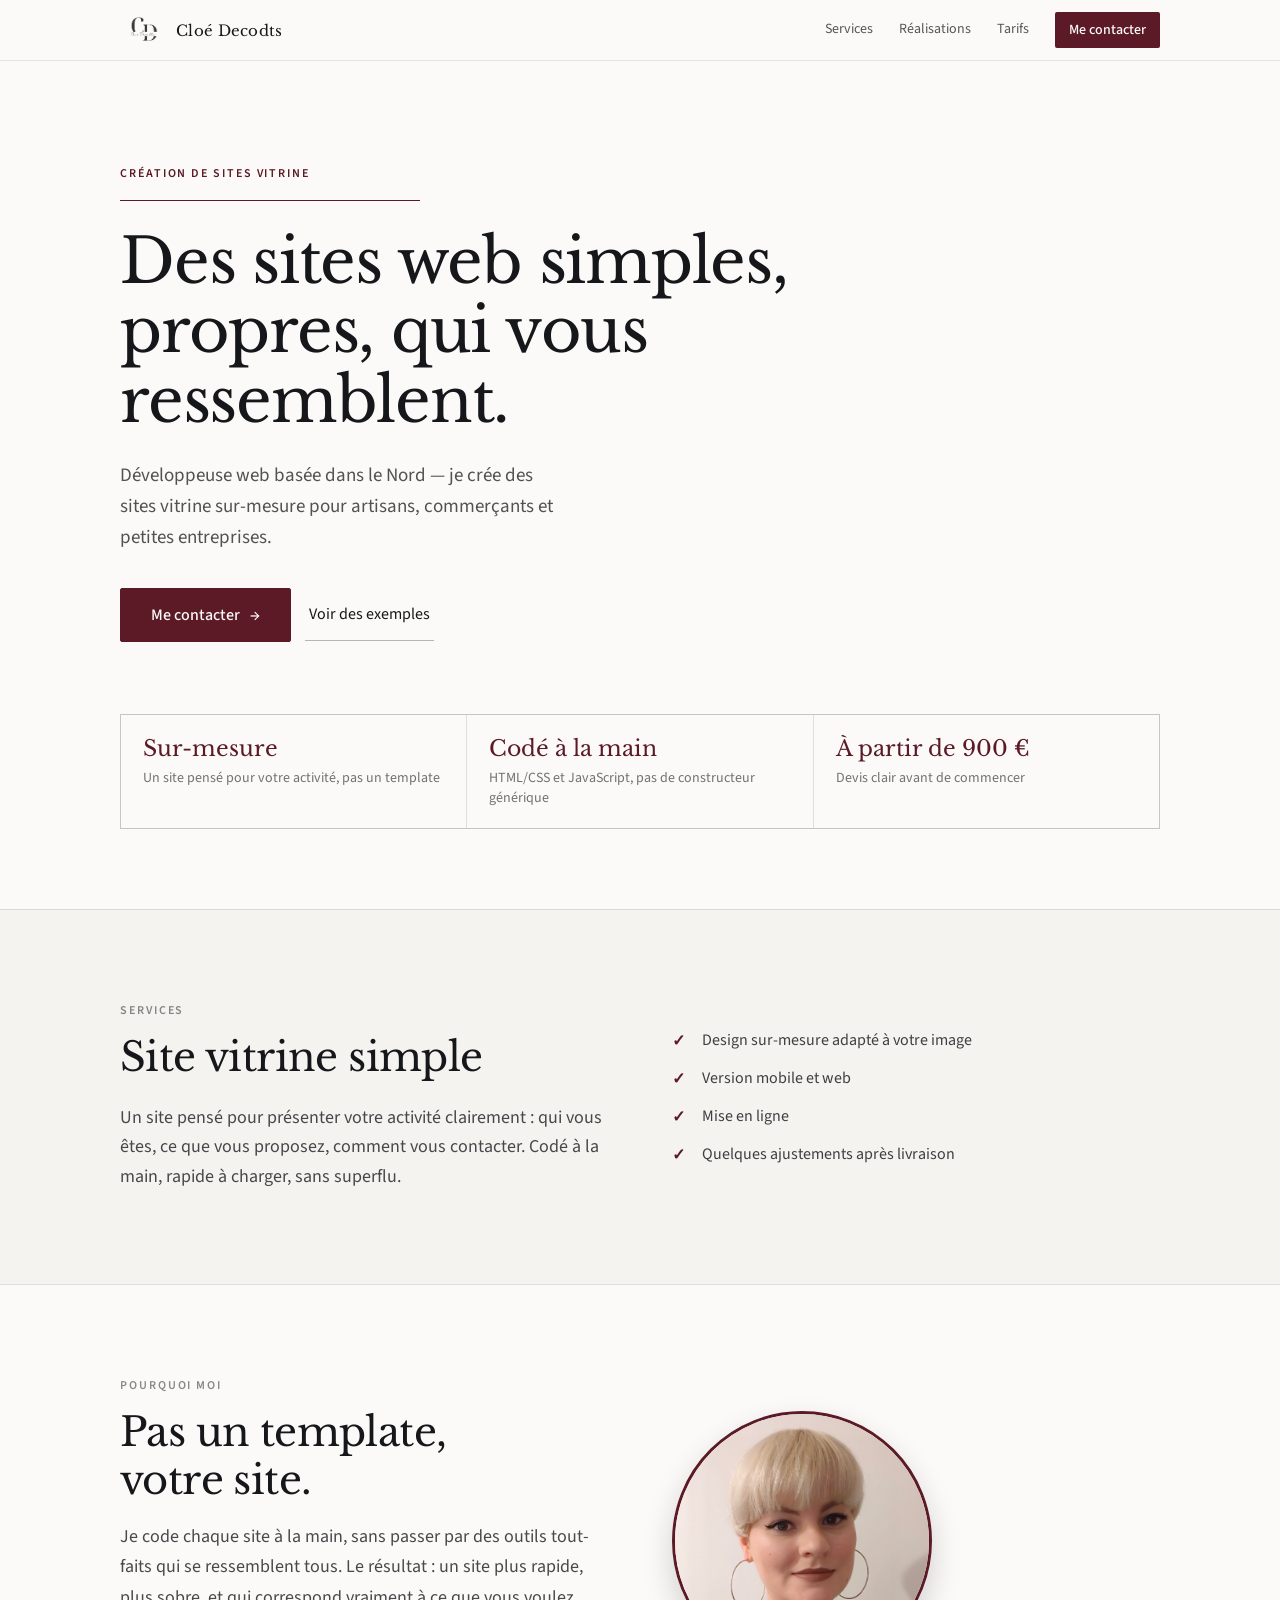
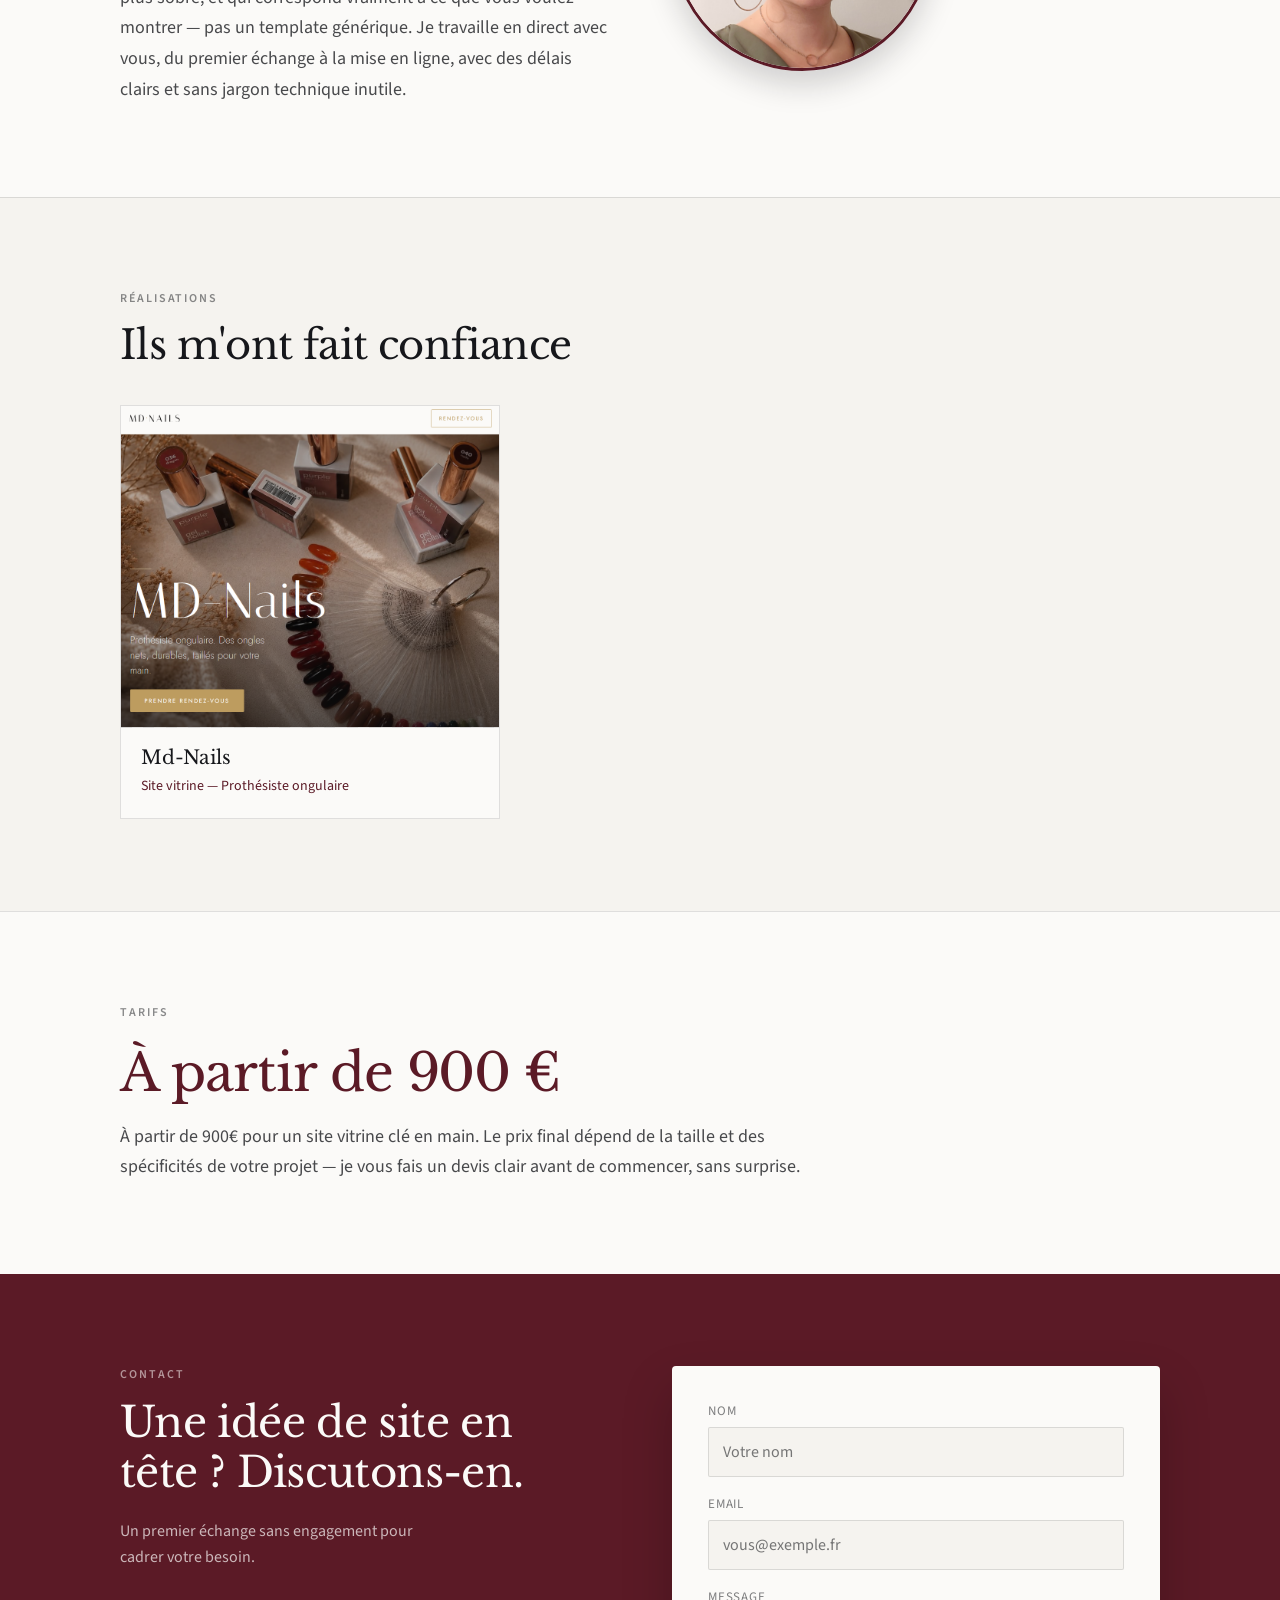
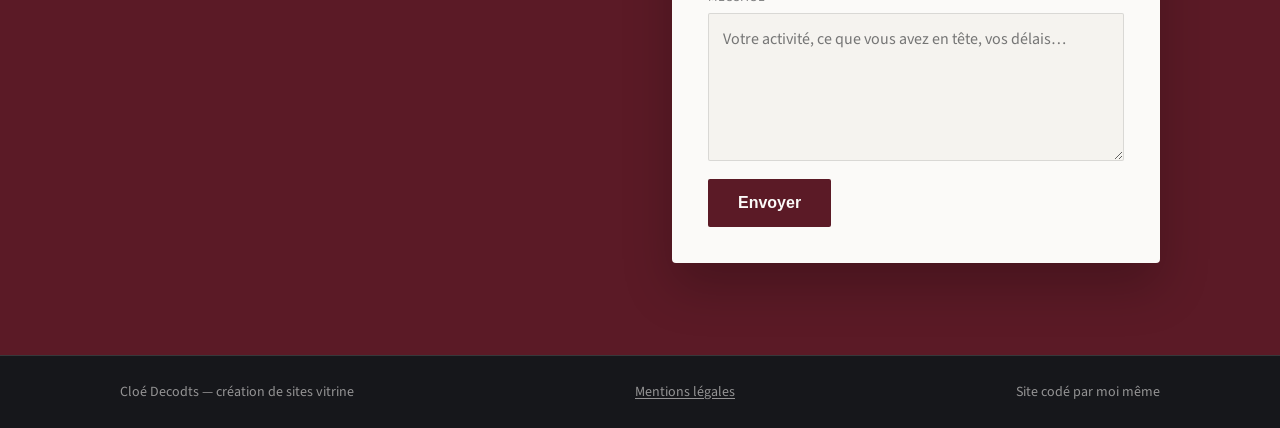
<file: index.html>
﻿<!doctype html>
<html lang="fr">
  <head>
    <meta charset="utf-8" />
    <meta name="viewport" content="width=device-width, initial-scale=1" />
    <title>Cloé Decodts — Création de sites vitrine, Hazebrouck (Nord)</title>
    <meta
      name="description"
      content="Développeuse web dans le Nord. Création de sites vitrine sur-mesure, codés à la main, pour artisans, commerçants et petites entreprises."
    />
    <link rel="icon" href="logo-cd.png" />
    <link rel="preconnect" href="https://fonts.googleapis.com" />
    <link rel="preconnect" href="https://fonts.gstatic.com" crossorigin />
    <link
      href="https://fonts.googleapis.com/css2?family=Libre+Baskerville:wght@400;700&family=Source+Sans+3:wght@300;400;500;600&display=swap"
      rel="stylesheet"
    />
    <link rel="stylesheet" href="style.css" />
  </head>
  <body>
    <div class="page">
      <header class="entete">
        <div class="entete__barre">
          <a class="logo" href="#haut">
            <img src="logo-cd.png" alt="Cloé Decodts" />
            <span>Cloé Decodts</span>
          </a>
          <nav class="nav">
            <a href="#services">Services</a>
            <a href="#realisations">Réalisations</a>
            <a href="#tarifs">Tarifs</a>
            <a class="cta" href="#contact">Me contacter</a>
          </nav>
        </div>
      </header>

      <main id="haut" style="flex: 1">
        <section class="hero">
          <p class="hero__eyebrow">Création de sites vitrine</p>
          <div class="hero__filet"></div>
          <h1>Des sites web simples, propres, qui vous ressemblent.</h1>
          <p class="hero__sous">
            Développeuse web basée dans le Nord — je crée des sites vitrine
            sur-mesure pour artisans, commerçants et petites entreprises.
          </p>
          <div class="hero__actions">
            <a class="bouton" href="#contact">Me contacter<span>→</span></a>
            <a class="lien-souligne" href="#realisations">Voir des exemples</a>
          </div>
          <div class="chiffres reveal">
            <div class="chiffre">
              <p style="color: var(--bordeaux)">Sur-mesure</p>
              <small>Un site pensé pour votre activité, pas un template</small>
            </div>
            <div class="chiffre">
              <p style="color: var(--bordeaux)">Codé à la main</p>
              <small
                >HTML/CSS et JavaScript, pas de constructeur générique</small
              >
            </div>
            <div class="chiffre">
              <p style="color: var(--bordeaux)">À partir de 900 €</p>
              <small>Devis clair avant de commencer</small>
            </div>
          </div>
        </section>

        <section class="section section--alt" id="services">
          <div class="conteneur deux-colonnes deux-colonnes--centree reveal">
            <div>
              <p class="surtitre">Services</p>
              <h2>Site vitrine simple</h2>
              <p class="texte" style="margin: 22px 0 0">
                Un site pensé pour présenter votre activité clairement : qui
                vous êtes, ce que vous proposez, comment vous contacter. Codé
                à la main, rapide à charger, sans superflu.
              </p>
            </div>
            <div>
              <ul class="liste-services" style="margin: 0">
                <li class="ok">Design sur-mesure adapté à votre image</li>
                <li class="ok">Version mobile et web</li>
                <li class="ok">Mise en ligne</li>
                <li class="ok">Quelques ajustements après livraison</li>
              </ul>
            </div>
          </div>
        </section>

        <section class="section">
          <div class="conteneur deux-colonnes deux-colonnes--centree reveal">
            <div>
              <p class="surtitre">Pourquoi moi</p>
              <h2 style="text-wrap: pretty">Pas un template, votre site.</h2>
              <p class="texte" style="margin: 18px 0 0; line-height: 1.7">
                Je code chaque site à la main, sans passer par des outils
                tout-faits qui se ressemblent tous. Le résultat : un site plus
                rapide, plus sobre, et qui correspond vraiment à ce que vous
                voulez montrer — pas un template générique. Je travaille en
                direct avec vous, du premier échange à la mise en ligne, avec
                des délais clairs et sans jargon technique inutile.
              </p>
            </div>
            <div>
              <img
                class="portrait"
                src="photo.jpg"
                alt="Photo de Cloé Decodts"
              />
            </div>
          </div>
        </section>

        <section class="section section--alt" id="realisations">
          <div class="conteneur reveal">
            <div class="entete-section">
              <div>
                <p class="surtitre">Réalisations</p>
                <h2>Ils m'ont fait confiance</h2>
              </div>
            </div>
            <div class="projets">
              <article class="projet">
                <div class="projet__image">
                  <img
                    src="capture site md-nails.png"
                    alt="Aperçu du site Md-Nails"
                  />
                </div>
                <div class="projet__texte">
                  <h3>Md-Nails</h3>
                  <p style="color: var(--bordeaux)">
                    Site vitrine — Prothésiste ongulaire
                  </p>
                </div>
              </article>
              <!-- Carte projet : Fleurs & Feuillages 
          <article class="projet">
            <div class="projet__image"><span>capture du site</span></div>
            <div class="projet__texte"><h3>Fleurs &amp; Feuillages</h3><p style="color:var(--bordeaux)">Site vitrine — Commerce</p></div>
          </article>
          Carte projet : Cabinet Verlynde 
          <article class="projet">
            <div class="projet__image"><span>capture du site</span></div>
            <div class="projet__texte"><h3>Cabinet Verlynde</h3><p style="color:var(--bordeaux)">Site vitrine — Profession libérale</p></div>
          </article> -->
            </div>
          </div>
        </section>

        <section class="section" id="tarifs">
          <div class="conteneur reveal">
            <div style="max-width: 720px">
              <p class="surtitre">Tarifs</p>
              <p class="prix">À partir de 900 €</p>
              <p class="texte" style="margin: 20px 0 0">
                À partir de 900€ pour un site vitrine clé en main. Le prix final
                dépend de la taille et des spécificités de votre projet — je
                vous fais un devis clair avant de commencer, sans surprise.
              </p>
            </div>
          </div>
        </section>

        <section class="contact" id="contact">
          <div class="conteneur deux-colonnes">
            <div>
              <p class="surtitre">Contact</p>
              <h2>Une idée de site en tête ? Discutons-en.</h2>
              <p class="contact__intro">
                Un premier échange sans engagement pour cadrer votre besoin.
              </p>
            </div>

            <div>
              <form
                class="formulaire"
                id="formulaire"
                action="https://formspree.io/f/xzeblgdn"
                method="POST"
                novalidate
              >
                <label class="champ">
                  <span>Nom</span>
                  <input
                    type="text"
                    name="nom"
                    id="nom"
                    placeholder="Votre nom"
                  />
                  <span class="erreur cache" id="err-nom"
                    >Merci d'indiquer votre nom.</span
                  >
                </label>
                <label class="champ">
                  <span>Email</span>
                  <input
                    type="email"
                    name="email"
                    id="email"
                    placeholder="vous@exemple.fr"
                  />
                  <span class="erreur cache" id="err-email"
                    >Merci d'indiquer une adresse email valide.</span
                  >
                </label>
                <label class="champ">
                  <span>Message</span>
                  <textarea
                    name="message"
                    id="message"
                    rows="5"
                    placeholder="Votre activité, ce que vous avez en tête, vos délais…"
                  ></textarea>
                  <span class="erreur cache" id="err-message"
                    >Dites-moi en quelques mots votre projet.</span
                  >
                </label>
                <button class="envoyer" type="submit">Envoyer</button>
              </form>

              <div class="merci cache" id="merci">
                <p>Message envoyé.</p>
                <p>Merci — je reviens vers vous rapidement.</p>
                <button type="button" id="rejouer">
                  Écrire un autre message
                </button>
              </div>
            </div>
          </div>
        </section>
      </main>

      <footer class="pied">
        <div>
          <span>Cloé Decodts — création de sites vitrine</span>
          <a href="mentions-legales.html">Mentions légales</a>
          <span>Site codé par moi même</span>
        </div>
      </footer>
    </div>

    <script src="script.js"></script>
  </body>
</html>
</file>
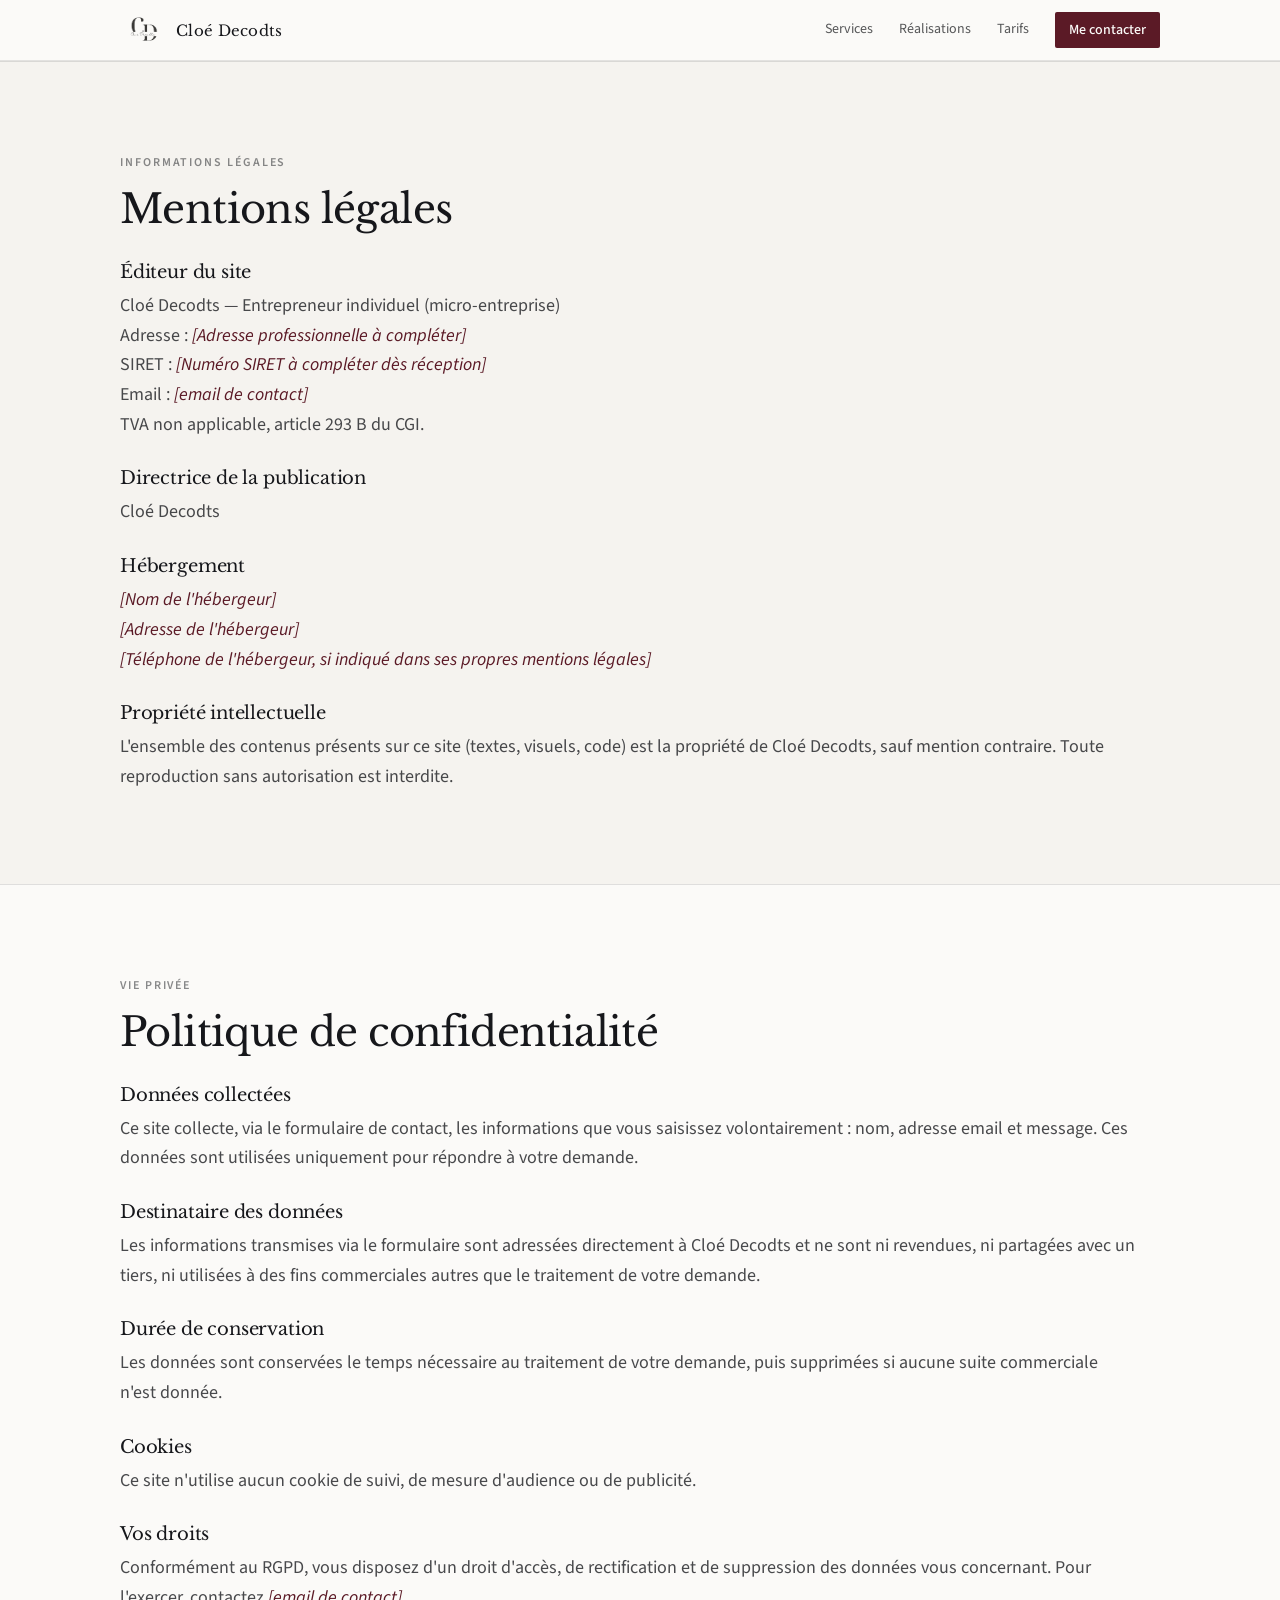
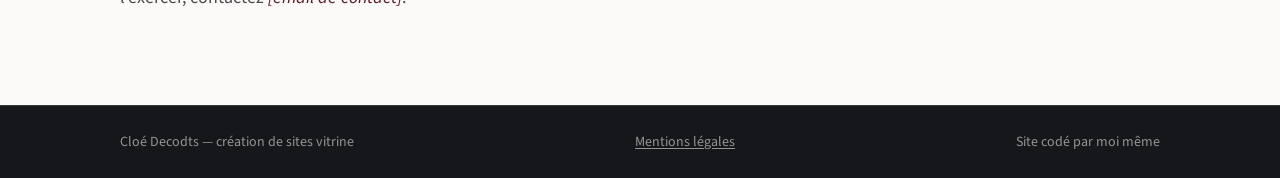
<file: mentions-legales.html>
<!doctype html>
<html lang="fr">
  <head>
    <meta charset="utf-8" />
    <meta name="viewport" content="width=device-width, initial-scale=1" />
    <title>Mentions légales & confidentialité — Cloé Decodts</title>
    <meta
      name="description"
      content="Mentions légales et politique de confidentialité du site de Cloé Decodts, développeuse web dans le Nord."
    />
    <link rel="icon" href="logo-cd.png" />
    <link rel="preconnect" href="https://fonts.googleapis.com" />
    <link rel="preconnect" href="https://fonts.gstatic.com" crossorigin />
    <link
      href="https://fonts.googleapis.com/css2?family=Libre+Baskerville:wght@400;700&family=Source+Sans+3:wght@300;400;500;600&display=swap"
      rel="stylesheet"
    />
    <link rel="stylesheet" href="style.css" />
  </head>
  <body>
    <div class="page">
      <header class="entete">
        <div class="entete__barre">
          <a class="logo" href="index.html#haut">
            <img src="logo-cd.png" alt="Cloé Decodts" />
            <span>Cloé Decodts</span>
          </a>
          <nav class="nav">
            <a href="index.html#services">Services</a>
            <a href="index.html#realisations">Réalisations</a>
            <a href="index.html#tarifs">Tarifs</a>
            <a class="cta" href="index.html#contact">Me contacter</a>
          </nav>
        </div>
      </header>

      <main style="flex: 1" class="legal">
        <section class="section section--alt" id="mentions-legales">
          <div class="conteneur">
            <p class="surtitre">Informations légales</p>
            <h2>Mentions légales</h2>

            <h3>Éditeur du site</h3>
            <p class="texte">
              Cloé Decodts — Entrepreneur individuel (micro-entreprise)<br />
              Adresse :
              <span class="a-completer"
                >[Adresse professionnelle à compléter]</span
              ><br />
              SIRET :
              <span class="a-completer"
                >[Numéro SIRET à compléter dès réception]</span
              ><br />
              Email : <span class="a-completer">[email de contact]</span><br />
              TVA non applicable, article 293 B du CGI.
            </p>

            <h3>Directrice de la publication</h3>
            <p class="texte">Cloé Decodts</p>

            <h3>Hébergement</h3>
            <p class="texte">
              <span class="a-completer">[Nom de l'hébergeur]</span><br />
              <span class="a-completer">[Adresse de l'hébergeur]</span><br />
              <span class="a-completer"
                >[Téléphone de l'hébergeur, si indiqué dans ses propres
                mentions légales]</span
              >
            </p>

            <h3>Propriété intellectuelle</h3>
            <p class="texte">
              L'ensemble des contenus présents sur ce site (textes, visuels,
              code) est la propriété de Cloé Decodts, sauf mention contraire.
              Toute reproduction sans autorisation est interdite.
            </p>
          </div>
        </section>

        <section class="section" id="confidentialite">
          <div class="conteneur">
            <p class="surtitre">Vie privée</p>
            <h2>Politique de confidentialité</h2>

            <h3>Données collectées</h3>
            <p class="texte">
              Ce site collecte, via le formulaire de contact, les
              informations que vous saisissez volontairement : nom, adresse
              email et message. Ces données sont utilisées uniquement pour
              répondre à votre demande.
            </p>

            <h3>Destinataire des données</h3>
            <p class="texte">
              Les informations transmises via le formulaire sont adressées
              directement à Cloé Decodts et ne sont ni revendues, ni
              partagées avec un tiers, ni utilisées à des fins commerciales
              autres que le traitement de votre demande.
            </p>

            <h3>Durée de conservation</h3>
            <p class="texte">
              Les données sont conservées le temps nécessaire au traitement
              de votre demande, puis supprimées si aucune suite commerciale
              n'est donnée.
            </p>

            <h3>Cookies</h3>
            <p class="texte">
              Ce site n'utilise aucun cookie de suivi, de mesure d'audience ou
              de publicité.
            </p>

            <h3>Vos droits</h3>
            <p class="texte">
              Conformément au RGPD, vous disposez d'un droit d'accès, de
              rectification et de suppression des données vous concernant.
              Pour l'exercer, contactez
              <span class="a-completer">[email de contact]</span>.
            </p>
          </div>
        </section>
      </main>

      <footer class="pied">
        <div>
          <span>Cloé Decodts — création de sites vitrine</span>
          <a href="mentions-legales.html">Mentions légales</a>
          <span>Site codé par moi même</span>
        </div>
      </footer>
    </div>
  </body>
</html>
</file>
<file: style.css>
/* ---------- Variables ---------- */
:root {
  --fond: #fbfaf8;
  --fond-alt: #f5f3ef;
  --encre: #16171b;
  --bordeaux: #5b1a26;
  --trait: rgba(22, 23, 27, 0.12);
  --serif: "Libre Baskerville", Georgia, serif;
  --sans: "Source Sans 3", system-ui, sans-serif;
}

/* ---------- Base ---------- */
* {
  box-sizing: border-box;
}
html {
  scroll-behavior: smooth;
}
body {
  margin: 0;
  background: var(--fond);
  color: var(--encre);
  font-family: var(--sans);
  -webkit-font-smoothing: antialiased;
}
a {
  color: var(--bordeaux);
  text-decoration: none;
}
a:hover {
  color: var(--bordeaux);
}
img {
  max-width: 100%;
}
input,
textarea {
  font-family: inherit;
}
::selection {
  background: var(--bordeaux);
  color: #fff;
}
.page {
  min-height: 100vh;
  display: flex;
  flex-direction: column;
}
.conteneur {
  max-width: 1080px;
  margin: 0 auto;
  padding: clamp(48px, 8vw, 92px) 20px;
}
.section {
  border-top: 1px solid var(--trait);
}
.section--alt {
  background: var(--fond-alt);
}
.surtitre {
  margin: 0 0 14px;
  font-size: 12px;
  letter-spacing: 0.16em;
  text-transform: uppercase;
  color: rgba(22, 23, 27, 0.5);
  font-weight: 600;
}
h2 {
  margin: 0;
  font-family: var(--serif);
  font-weight: 400;
  font-size: clamp(26px, 4.6vw, 40px);
  line-height: 1.2;
  letter-spacing: -0.015em;
}
.texte {
  font-size: clamp(16px, 2.2vw, 18px);
  line-height: 1.65;
  color: rgba(22, 23, 27, 0.78);
  text-wrap: pretty;
}

/* ---------- En-tête ---------- */
.entete {
  position: sticky;
  top: 0;
  z-index: 20;
  background: rgba(251, 250, 248, 0.94);
  backdrop-filter: blur(8px);
  border-bottom: 1px solid rgba(22, 23, 27, 0.1);
}
.entete__barre {
  max-width: 1080px;
  margin: 0 auto;
  padding: 12px 20px;
  display: flex;
  align-items: center;
  justify-content: space-between;
  flex-wrap: wrap;
  gap: 10px 16px;
}
.logo {
  flex: none;
  display: flex;
  align-items: center;
  gap: 10px;
  white-space: nowrap;
  color: var(--encre);
  transition: opacity 0.25s ease;
}
.logo:hover {
  opacity: 0.65;
  color: var(--encre);
}
.logo img {
  display: block;
  width: 46px;
  height: 46px;
  object-fit: contain;
  margin: -6px 0;
}
.logo span {
  font-family: var(--serif);
  font-size: 15px;
  letter-spacing: 0.02em;
}
.nav {
  display: flex;
  align-items: center;
  flex-wrap: wrap;
  gap: 10px clamp(12px, 3vw, 26px);
  font-size: 14px;
}
.nav a {
  white-space: nowrap;
  color: rgba(22, 23, 27, 0.72);
  padding-bottom: 3px;
  background-image: linear-gradient(var(--bordeaux), var(--bordeaux));
  background-repeat: no-repeat;
  background-position: 0 100%;
  background-size: 0% 1px;
  transition:
    color 0.25s ease,
    background-size 0.35s cubic-bezier(0.2, 0.7, 0.2, 1);
}
.nav a:hover {
  color: var(--bordeaux);
  background-size: 100% 1px;
}
.nav .cta {
  flex: none;
  padding: 8px 14px;
  background: var(--bordeaux);
  color: var(--fond);
  border-radius: 2px;
  font-weight: 500;
  background-image: none;
  transition:
    background 0.3s ease,
    transform 0.3s cubic-bezier(0.2, 0.7, 0.2, 1);
}
.nav .cta:hover {
  background: var(--bordeaux);
  color: var(--fond);
  transform: translateY(-1px);
}
@media (max-width: 600px) {
  .nav a:not(.cta) {
    display: none;
  }
}

/* ---------- Hero ---------- */
.hero {
  max-width: 1080px;
  margin: 0 auto;
  padding: clamp(48px, 9vw, 104px) 20px clamp(40px, 7vw, 80px);
}
.hero__eyebrow {
  margin: 0 0 18px;
  font-size: 12px;
  letter-spacing: 0.16em;
  text-transform: uppercase;
  color: var(--bordeaux);
  font-weight: 600;
  animation: riseIn 0.6s cubic-bezier(0.2, 0.7, 0.2, 1) both;
}
.hero__filet {
  height: 1px;
  width: min(100%, 300px);
  background: var(--bordeaux);
  margin: 0 0 26px;
  transform-origin: left;
  animation: lineGrow 0.9s cubic-bezier(0.2, 0.7, 0.2, 1) 0.15s both;
}
.hero h1 {
  margin: 0;
  max-width: 21ch;
  font-family: var(--serif);
  font-weight: 400;
  font-size: clamp(32px, 7.2vw, 62px);
  line-height: 1.12;
  letter-spacing: -0.02em;
  text-wrap: pretty;
  animation: riseIn 0.8s cubic-bezier(0.2, 0.7, 0.2, 1) 0.1s both;
}
.hero__sous {
  margin: 26px 0 0;
  max-width: 52ch;
  font-size: clamp(16px, 2.4vw, 19px);
  line-height: 1.62;
  color: rgba(22, 23, 27, 0.74);
  text-wrap: pretty;
  animation: riseIn 0.8s cubic-bezier(0.2, 0.7, 0.2, 1) 0.22s both;
}
.hero__actions {
  margin-top: 34px;
  display: flex;
  flex-wrap: wrap;
  gap: 14px;
  align-items: center;
  animation: riseIn 0.8s cubic-bezier(0.2, 0.7, 0.2, 1) 0.34s both;
}
.bouton {
  display: inline-flex;
  align-items: center;
  gap: 10px;
  padding: 15px 30px;
  background: var(--bordeaux);
  color: var(--fond);
  border: 1.5px solid var(--bordeaux);
  font-size: 16px;
  font-weight: 500;
  border-radius: 2px;
  transition:
    background 0.25s ease,
    color 0.25s ease;
}
.bouton:hover {
  background: transparent;
  color: var(--bordeaux);
}
.lien-souligne {
  display: inline-block;
  padding: 15px 4px;
  font-size: 16px;
  color: var(--encre);
  border-bottom: 1px solid rgba(22, 23, 27, 0.3);
  transition:
    color 0.25s ease,
    border-color 0.25s ease;
}
.lien-souligne:hover {
  color: var(--bordeaux);
  border-bottom-color: var(--bordeaux);
}
.chiffres {
  margin-top: clamp(44px, 7vw, 72px);
  display: grid;
  grid-template-columns: repeat(auto-fit, minmax(min(200px, 100%), 1fr));
  gap: 1px;
  background: var(--trait);
  border: 1px solid var(--trait);
}
@media (max-width: 640px) {
  .chiffres {
    grid-template-columns: 1fr;
  }
}
.chiffre {
  background: var(--fond);
  padding: 20px 22px;
}
.chiffre p {
  margin: 0;
  font-family: var(--serif);
  font-size: 22px;
}
.chiffre small {
  display: block;
  margin-top: 6px;
  font-size: 14px;
  color: rgba(22, 23, 27, 0.6);
  font-family: var(--sans);
}

/* ---------- Services ---------- */
.liste-services {
  margin: 34px 0 0;
  padding: 0;
  list-style: none;
  max-width: 560px;
  display: flex;
  flex-direction: column;
  gap: 14px;
}
.liste-services li {
  padding-left: 30px;
  position: relative;
  font-size: 16px;
  line-height: 1.5;
  color: rgba(22, 23, 27, 0.82);
}
.liste-services li::before {
  position: absolute;
  left: 0;
  top: 0;
  font-family: var(--serif);
}
.liste-services li.ok::before {
  content: "✓";
  color: var(--bordeaux);
  font-weight: 700;
}
.liste-services li.non::before {
  content: "–";
  color: rgba(22, 23, 27, 0.4);
}
.liste-services li.non {
  color: rgba(22, 23, 27, 0.5);
}

/* ---------- Pourquoi moi ---------- */
.deux-colonnes {
  display: grid;
  grid-template-columns: repeat(auto-fit, minmax(min(300px, 100%), 1fr));
  gap: clamp(28px, 5vw, 64px);
  align-items: start;
}
.deux-colonnes--centree {
  align-items: center;
}
.etiquettes {
  margin-top: 26px;
  display: flex;
  flex-wrap: wrap;
  gap: 10px;
}
.etiquette {
  padding: 7px 13px;
  border: 1px solid rgba(22, 23, 27, 0.18);
  border-radius: 100px;
  font-size: 13px;
  color: rgba(22, 23, 27, 0.7);
}
.portrait {
  display: block;
  width: min(260px, 100%);
  aspect-ratio: 1/1;
  object-fit: cover;
  object-position: center 20%;
  border-radius: 50%;
  border: 3px solid var(--bordeaux);
  box-shadow: 0 14px 30px rgba(22, 23, 27, 0.18);
}
@media (max-width: 600px) {
  .portrait {
    width: 160px;
    margin: 0 auto;
  }
}

/* ---------- Réalisations ---------- */
.entete-section {
  display: flex;
  flex-wrap: wrap;
  align-items: baseline;
  justify-content: space-between;
  gap: 12px;
}
.note {
  margin: 0;
  font-size: 14px;
  color: rgba(22, 23, 27, 0.55);
}
.projets {
  margin-top: 36px;
  display: grid;
  grid-template-columns: repeat(auto-fit, minmax(min(260px, 100%), 1fr));
  gap: 24px;
}
.projet {
  max-width: 380px;
  background: var(--fond);
  border: 1px solid var(--trait);
  transition:
    transform 0.35s cubic-bezier(0.2, 0.7, 0.2, 1),
    box-shadow 0.35s ease,
    border-color 0.35s ease;
}
.projet:hover {
  border-color: rgba(22, 23, 27, 0.35);
  transform: translateY(-6px);
  box-shadow: 0 14px 30px rgba(22, 23, 27, 0.1);
}
.projet__image {
  aspect-ratio: 4/3;
  display: flex;
  align-items: center;
  justify-content: center;
  border-bottom: 1px solid var(--trait);
  background-image: repeating-linear-gradient(
    135deg,
    rgba(22, 23, 27, 0.055) 0 8px,
    rgba(22, 23, 27, 0) 8px 16px
  );
}
.projet__image:has(img) {
  aspect-ratio: 986 / 840;
}
.projet:hover .projet__image {
  animation: drift 2.6s linear infinite;
}
.projet__image img {
  width: 100%;
  height: 100%;
  object-fit: cover;
  display: block;
}
.projet__image span {
  font-family: ui-monospace, Menlo, monospace;
  font-size: 11px;
  letter-spacing: 0.08em;
  color: rgba(22, 23, 27, 0.45);
  background: var(--fond);
  padding: 5px 9px;
  transition:
    letter-spacing 0.35s ease,
    color 0.35s ease;
}
.projet:hover .projet__image span {
  letter-spacing: 0.16em;
  color: var(--bordeaux);
}
.projet__texte {
  padding: 18px 20px 22px;
}
.projet__texte h3 {
  margin: 0;
  font-family: var(--serif);
  font-weight: 400;
  font-size: 19px;
  letter-spacing: -0.01em;
}
.projet__texte p {
  margin: 7px 0 0;
  font-size: 14px;
}

/* ---------- Tarifs ---------- */
.prix {
  margin: 24px 0 0;
  font-family: var(--serif);
  font-size: clamp(30px, 6vw, 52px);
  line-height: 1.1;
  color: var(--bordeaux);
  letter-spacing: -0.02em;
}

/* ---------- Contact ---------- */
.contact {
  background: var(--bordeaux);
  color: var(--fond);
}
.contact .surtitre {
  color: rgba(251, 250, 248, 0.55);
}
.contact h2 {
  max-width: 16ch;
  font-size: clamp(26px, 4.8vw, 42px);
  text-wrap: pretty;
}
.contact__intro {
  margin: 20px 0 0;
  max-width: 40ch;
  font-size: 16px;
  line-height: 1.65;
  color: rgba(251, 250, 248, 0.7);
}
.contact__logo {
  display: block;
  margin: 26px 0 0;
  width: 110px;
  height: 110px;
  object-fit: contain;
  opacity: 0.5;
  filter: invert(1);
  animation: floatSlow 7s ease-in-out infinite;
}
.formulaire {
  display: flex;
  flex-direction: column;
  gap: 18px;
  background: var(--fond);
  color: var(--encre);
  padding: clamp(24px, 4vw, 36px);
  border-radius: 4px;
  box-shadow: 0 24px 50px rgba(0, 0, 0, 0.22);
}
.champ {
  display: flex;
  flex-direction: column;
  gap: 7px;
}
.champ > span {
  font-size: 13px;
  letter-spacing: 0.06em;
  text-transform: uppercase;
  color: rgba(22, 23, 27, 0.55);
}
.champ input,
.champ textarea {
  padding: 13px 14px;
  background: var(--fond-alt);
  border: 1px solid var(--trait);
  border-radius: 2px;
  color: var(--encre);
  font-size: 16px;
  outline: none;
  transition: border-color 0.25s ease;
  font-family: var(--sans);
}
.champ textarea {
  line-height: 1.5;
  resize: vertical;
}
.champ input:focus,
.champ textarea:focus {
  border-color: var(--bordeaux);
}
.erreur {
  font-size: 13px;
  color: #b3323f;
}
.envoyer {
  align-self: flex-start;
  padding: 15px 30px;
  background: var(--bordeaux);
  color: var(--fond);
  border: none;
  border-radius: 2px;
  font-size: 16px;
  font-weight: 600;
  cursor: pointer;
  transition: background 0.3s ease;
}
.envoyer:hover {
  background: #44141d;
}
.merci {
  border: none;
  padding: clamp(24px, 4vw, 36px);
  background: var(--fond);
  color: var(--encre);
  border-radius: 4px;
  box-shadow: 0 24px 50px rgba(0, 0, 0, 0.22);
}
.merci p:first-child {
  margin: 0;
  font-family: var(--serif);
  font-size: 22px;
  color: var(--encre);
}
.merci p:nth-child(2) {
  margin: 10px 0 22px;
  font-size: 16px;
  line-height: 1.6;
  color: rgba(22, 23, 27, 0.65);
}
.merci button {
  padding: 11px 20px;
  background: transparent;
  color: var(--bordeaux);
  border: 1px solid rgba(22, 23, 27, 0.25);
  border-radius: 2px;
  font-size: 15px;
  cursor: pointer;
  transition:
    border-color 0.25s ease,
    color 0.25s ease;
}
.merci button:hover {
  border-color: var(--bordeaux);
}
.cache {
  display: none;
}

/* ---------- Pied de page ---------- */
.pied {
  background: var(--encre);
  color: rgba(251, 250, 248, 0.55);
  border-top: 1px solid rgba(251, 250, 248, 0.14);
}
.pied div {
  max-width: 1080px;
  margin: 0 auto;
  padding: 26px 20px;
  display: flex;
  flex-wrap: wrap;
  gap: 12px 20px;
  justify-content: space-between;
  font-size: 14px;
}
.pied a {
  color: inherit;
  text-decoration: underline;
  text-underline-offset: 2px;
  transition: color 0.2s ease;
}
.pied a:hover {
  color: var(--fond);
}

/* ---------- Page légale ---------- */
.legal h3 {
  margin: 28px 0 8px;
  font-family: var(--serif);
  font-weight: 400;
  font-size: 18px;
  letter-spacing: -0.01em;
}
.legal .texte {
  margin: 0;
}
.legal .a-completer {
  color: var(--bordeaux);
  font-style: italic;
}

/* ---------- Animations ---------- */
@keyframes riseIn {
  from {
    opacity: 0;
    transform: translateY(14px);
  }
  to {
    opacity: 1;
    transform: translateY(0);
  }
}
@keyframes lineGrow {
  from {
    transform: scaleX(0);
  }
  to {
    transform: scaleX(1);
  }
}
@keyframes floatSlow {
  0%,
  100% {
    transform: translateY(0);
  }
  50% {
    transform: translateY(-9px);
  }
}
@keyframes drift {
  0% {
    background-position: 0 0;
  }
  100% {
    background-position: 64px 0;
  }
}
.reveal {
  opacity: 0;
  transform: translateY(18px);
  transition:
    opacity 0.7s cubic-bezier(0.2, 0.7, 0.2, 1),
    transform 0.7s cubic-bezier(0.2, 0.7, 0.2, 1);
}
.reveal.visible {
  opacity: 1;
  transform: none;
}
@media (prefers-reduced-motion: reduce) {
  * {
    animation: none !important;
    transition: none !important;
  }
  .reveal {
    opacity: 1;
    transform: none;
  }
}
</file>
